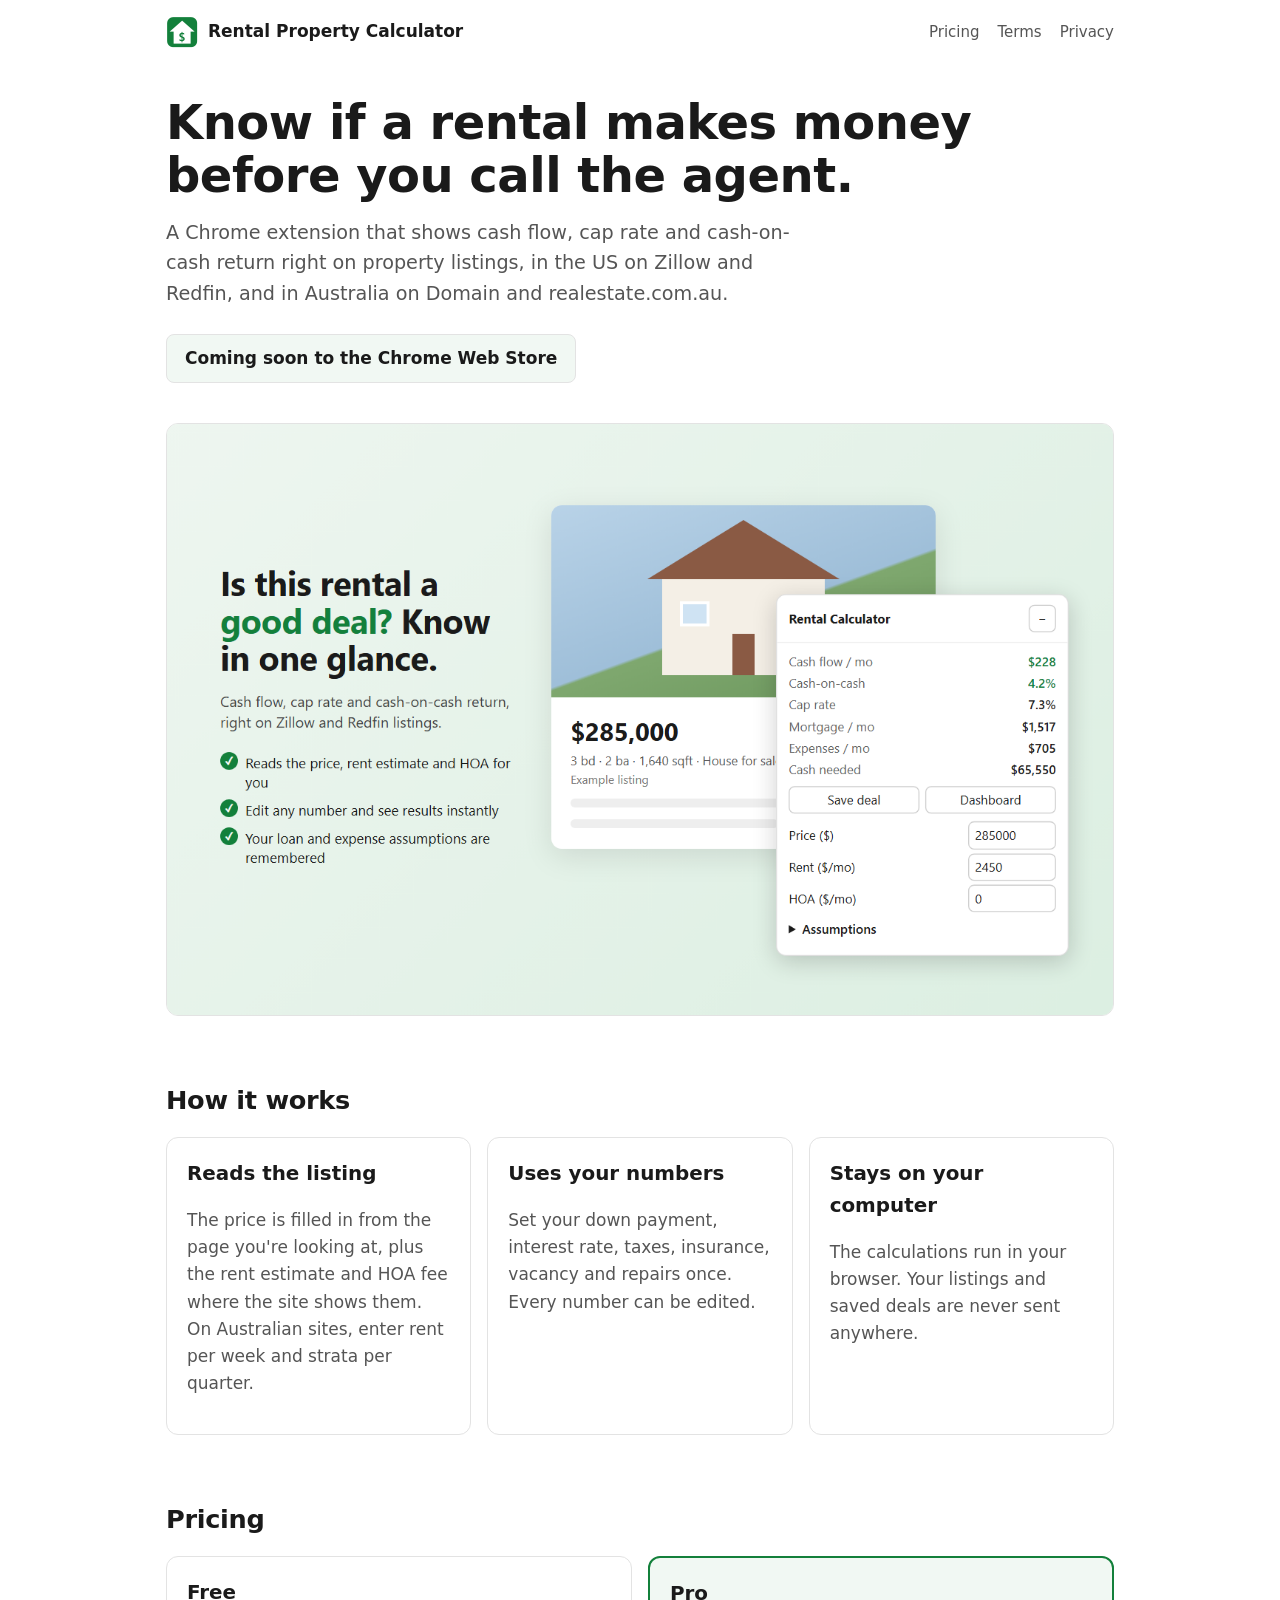
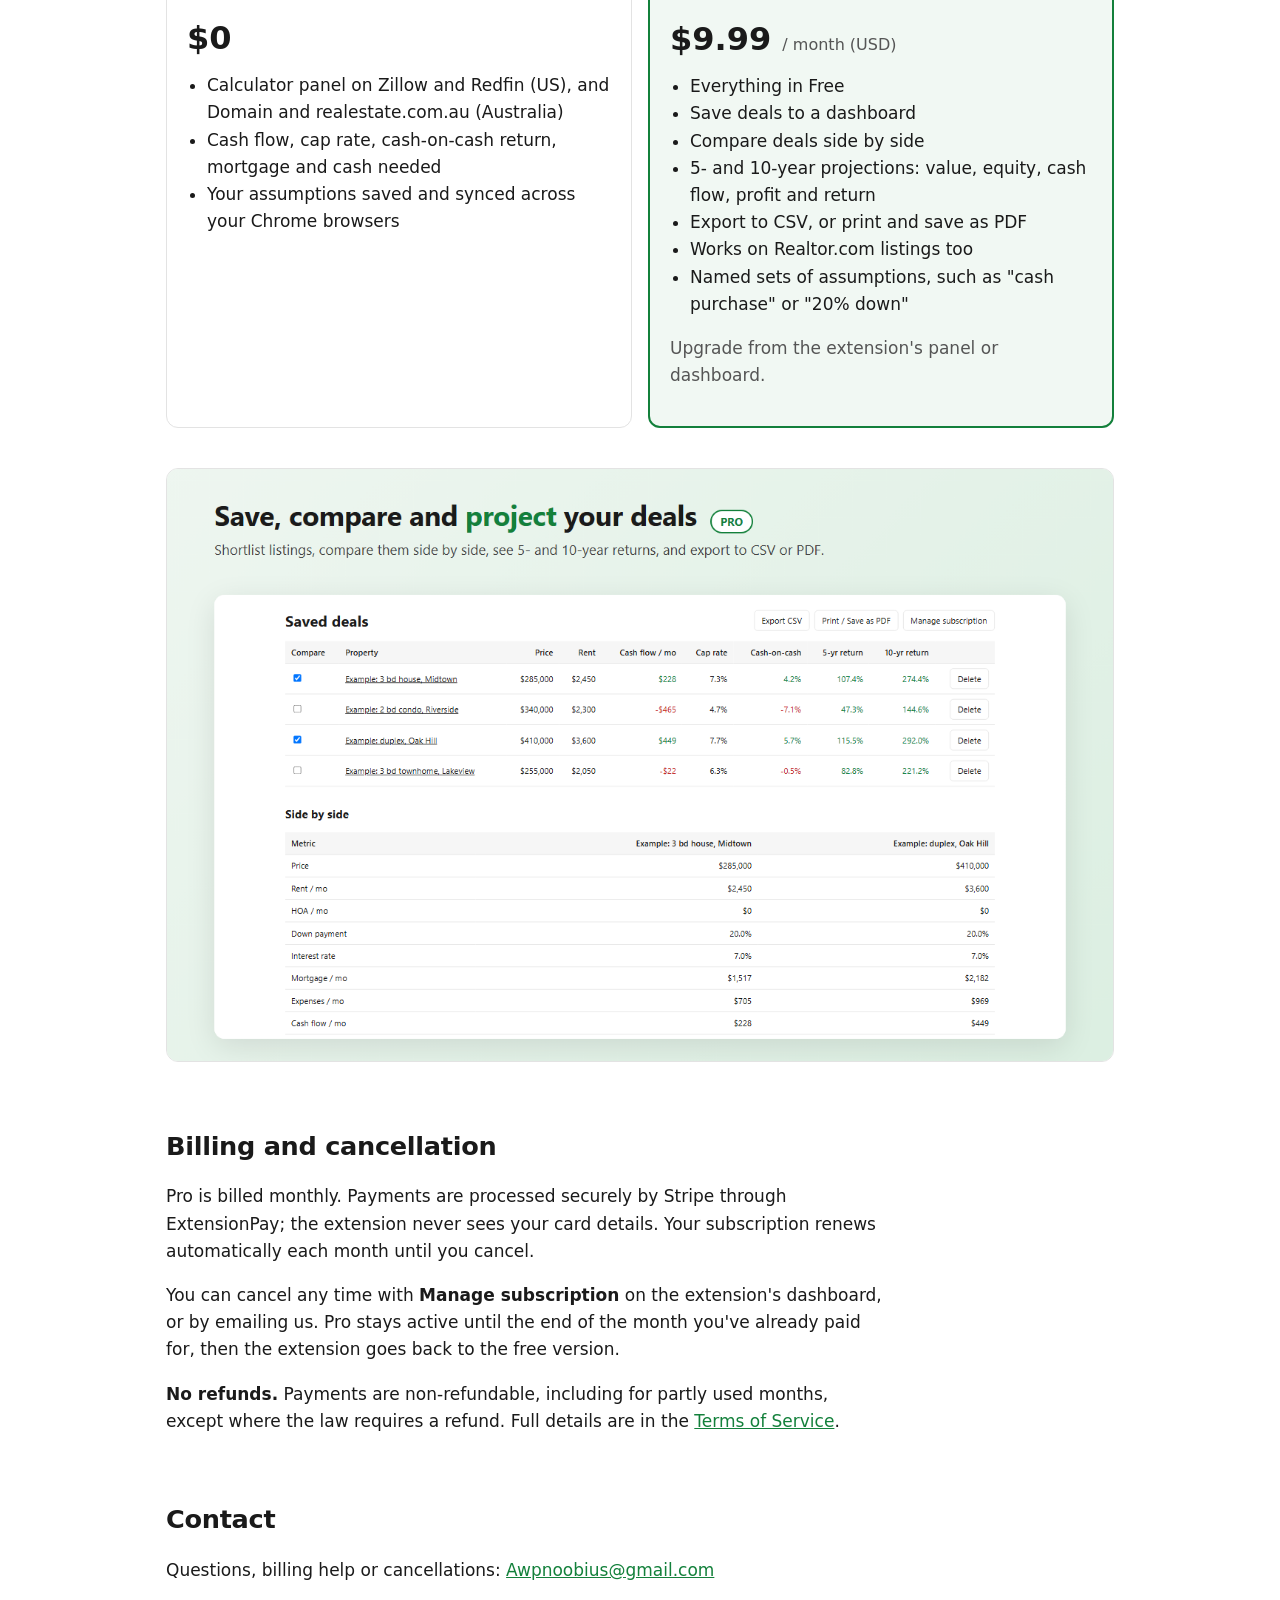
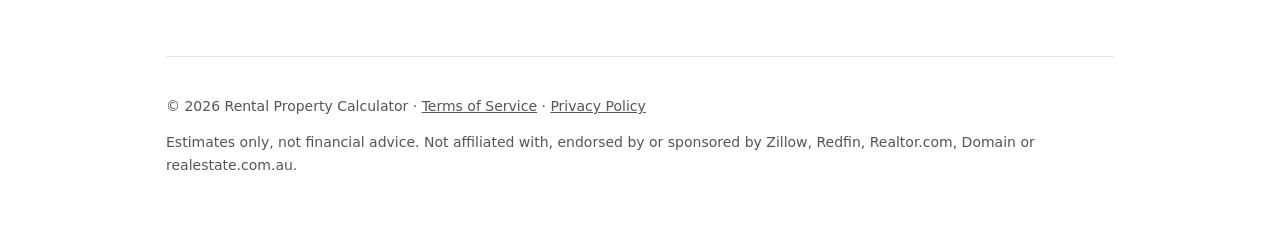
<file: index.html>
<!doctype html>
<html lang="en">
<head>
<meta charset="utf-8">
<meta name="viewport" content="width=device-width, initial-scale=1">
<title>Rental Property Calculator</title>
<meta name="description" content="A Chrome extension that shows cash flow, cap rate and cash-on-cash return right on Zillow, Redfin, Domain and realestate.com.au listings.">
<link rel="icon" href="icon.png">
<link rel="stylesheet" href="style.css">
</head>
<body>
<div class="wrap">
  <header class="top">
    <a class="brand" href="./"><img src="icon.png" alt="">Rental Property Calculator</a>
    <nav><a href="#pricing">Pricing</a><a href="terms.html">Terms</a><a href="privacy-policy.html">Privacy</a></nav>
  </header>

  <main>
    <h1>Know if a rental makes money before you call the agent.</h1>
    <p class="lead">A Chrome extension that shows cash flow, cap rate and cash-on-cash return right on property listings,
      in the US on Zillow and Redfin, and in Australia on Domain and realestate.com.au.</p>
    <span class="button soon">Coming soon to the Chrome Web Store</span>
    <img class="shot" src="screenshot-1-calculator.png" width="1280" height="800"
      alt="The calculator panel on a home listing, showing monthly cash flow, cash-on-cash return and cap rate.">

    <h2>How it works</h2>
    <div class="grid">
      <div class="card"><h3>Reads the listing</h3><p class="muted">The price is filled in from the page you're looking at, plus the rent estimate and HOA fee where the site shows them. On Australian sites, enter rent per week and strata per quarter.</p></div>
      <div class="card"><h3>Uses your numbers</h3><p class="muted">Set your down payment, interest rate, taxes, insurance, vacancy and repairs once. Every number can be edited.</p></div>
      <div class="card"><h3>Stays on your computer</h3><p class="muted">The calculations run in your browser. Your listings and saved deals are never sent anywhere.</p></div>
    </div>

    <h2 id="pricing">Pricing</h2>
    <div class="grid">
      <div class="card">
        <h3>Free</h3>
        <p class="price">$0</p>
        <ul>
          <li>Calculator panel on Zillow and Redfin (US), and Domain and realestate.com.au (Australia)</li>
          <li>Cash flow, cap rate, cash-on-cash return, mortgage and cash needed</li>
          <li>Your assumptions saved and synced across your Chrome browsers</li>
        </ul>
      </div>
      <div class="card pro">
        <h3>Pro</h3>
        <p class="price">$9.99 <span>/ month (USD)</span></p>
        <ul>
          <li>Everything in Free</li>
          <li>Save deals to a dashboard</li>
          <li>Compare deals side by side</li>
          <li>5- and 10-year projections: value, equity, cash flow, profit and return</li>
          <li>Export to CSV, or print and save as PDF</li>
          <li>Works on Realtor.com listings too</li>
          <li>Named sets of assumptions, such as "cash purchase" or "20% down"</li>
        </ul>
        <p class="muted">Upgrade from the extension's panel or dashboard.</p>
      </div>
    </div>
    <img class="shot" src="screenshot-2-dashboard.png" width="1280" height="800"
      alt="The Pro dashboard listing saved deals with cash flow and 5- and 10-year returns, and two deals compared side by side.">

    <h2 id="billing">Billing and cancellation</h2>
    <div class="narrow">
      <p>Pro is billed monthly. Payments are processed securely by Stripe through ExtensionPay; the extension never sees your card details. Your subscription renews automatically each month until you cancel.</p>
      <p>You can cancel any time with <strong>Manage subscription</strong> on the extension's dashboard, or by emailing us. Pro stays active until the end of the month you've already paid for, then the extension goes back to the free version.</p>
      <p><strong>No refunds.</strong> Payments are non-refundable, including for partly used months, except where the law requires a refund. Full details are in the <a href="terms.html">Terms of Service</a>.</p>
    </div>

    <h2 id="contact">Contact</h2>
    <p class="narrow">Questions, billing help or cancellations: <a href="mailto:Awpnoobius@gmail.com">Awpnoobius@gmail.com</a></p>
  </main>

  <footer>
    <p>© 2026 Rental Property Calculator · <a href="terms.html">Terms of Service</a> · <a href="privacy-policy.html">Privacy Policy</a></p>
    <p>Estimates only, not financial advice. Not affiliated with, endorsed by or sponsored by Zillow, Redfin, Realtor.com, Domain or realestate.com.au.</p>
  </footer>
</div>
</body>
</html>
</file>
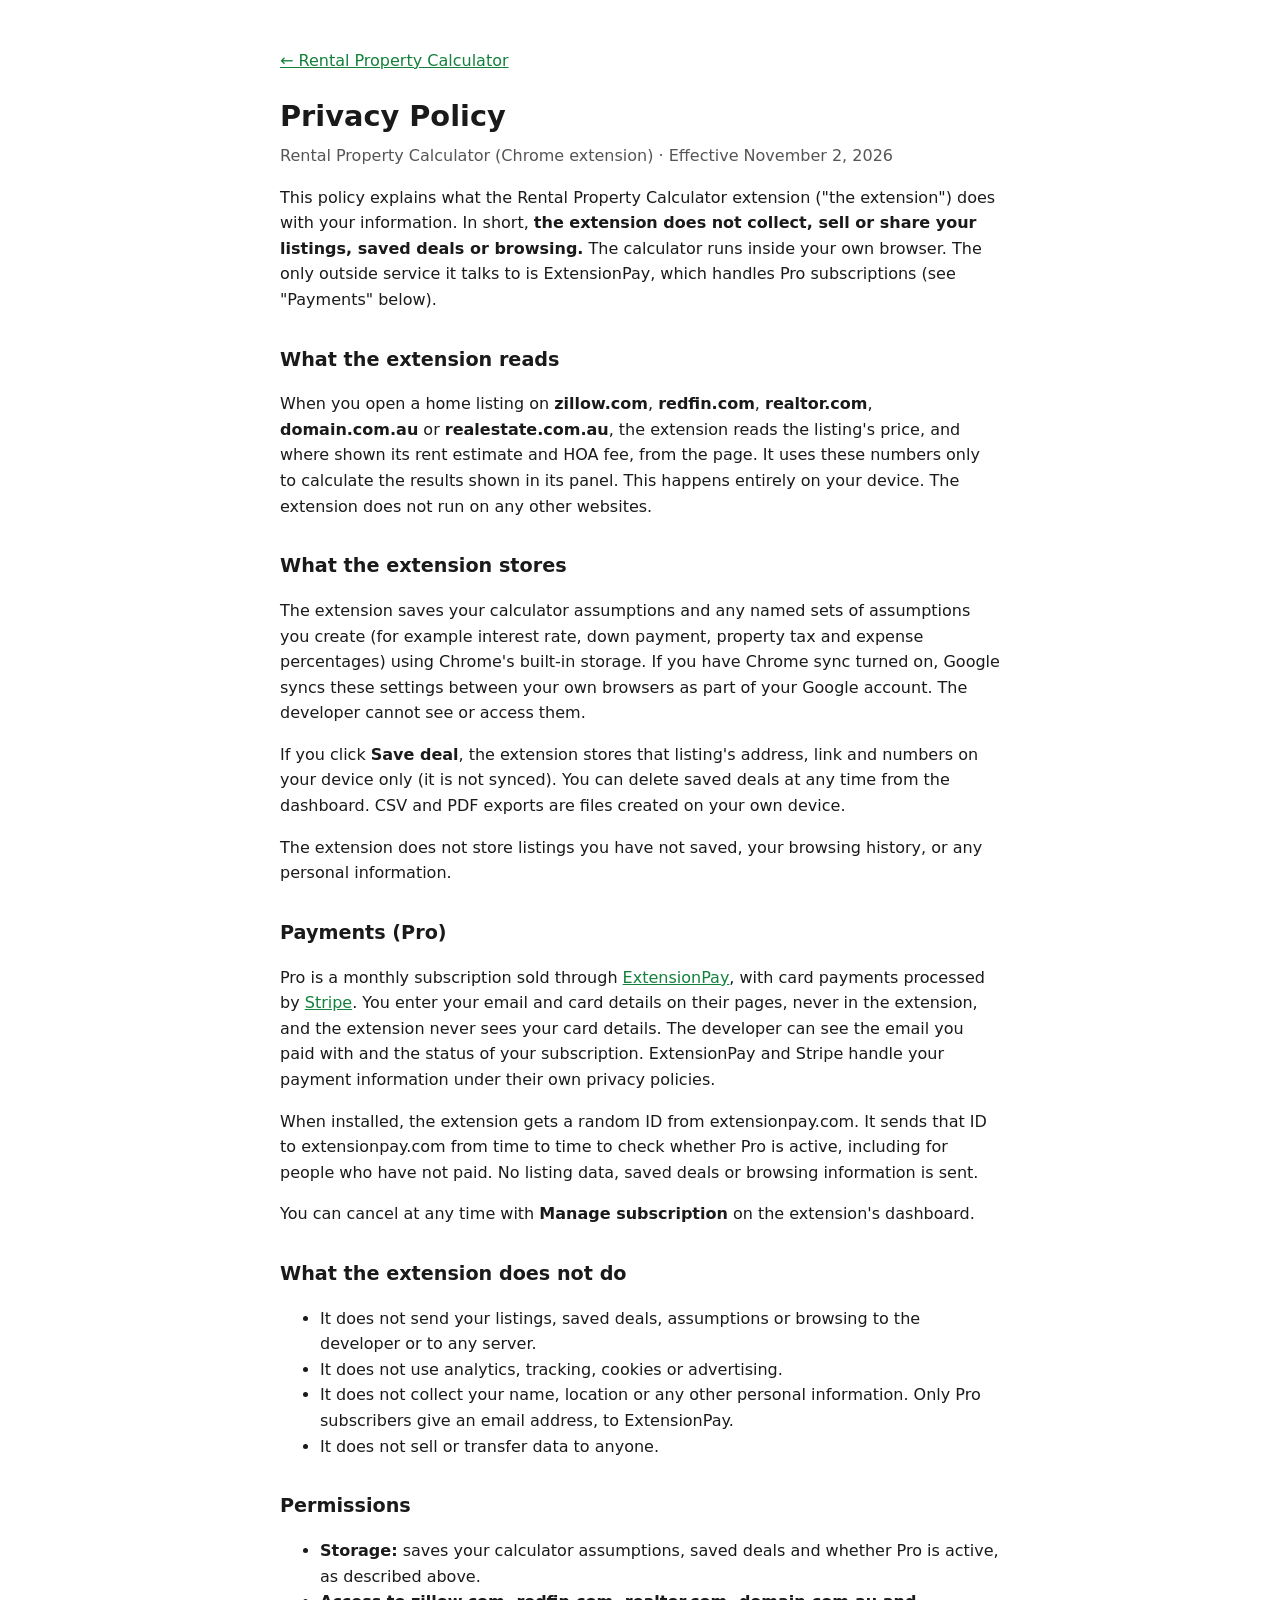
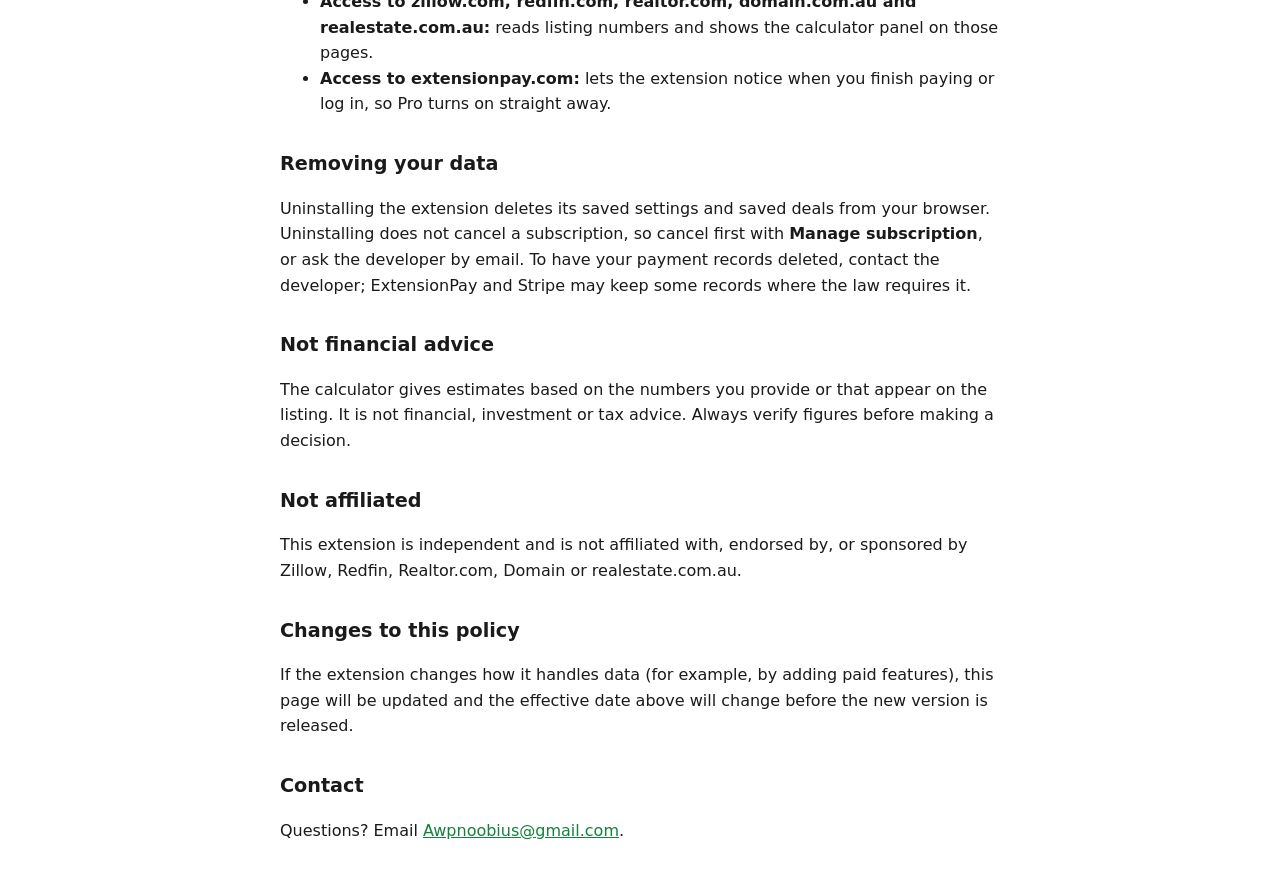
<file: privacy-policy.html>
<!doctype html>
<html lang="en">
<head>
<meta charset="utf-8">
<meta name="viewport" content="width=device-width, initial-scale=1">
<title>Privacy Policy – Rental Property Calculator</title>
<link rel="icon" href="icon.png">
<style>
  :root { --bg: #fff; --fg: #1a1a1a; --muted: #555; --accent: #13803b; }
  @media (prefers-color-scheme: dark) { :root { --bg: #161616; --fg: #eee; --muted: #aaa; --accent: #5fd27f; } }
  body { background: var(--bg); color: var(--fg); font: 16px/1.6 system-ui, sans-serif;
    max-width: 720px; margin: 0 auto; padding: 32px 16px; }
  h1 { font-size: 1.8rem; margin-bottom: 0; }
  h2 { font-size: 1.2rem; margin-top: 2rem; }
  .date { color: var(--muted); margin-top: 4px; }
  a { color: var(--accent); }
</style>
</head>
<body>
<p><a href="./">← Rental Property Calculator</a></p>
<h1>Privacy Policy</h1>
<p class="date">Rental Property Calculator (Chrome extension) · Effective November 2, 2026</p>

<p>This policy explains what the Rental Property Calculator extension ("the extension") does with your information. In short, <strong>the extension does not collect, sell or share your listings, saved deals or browsing.</strong> The calculator runs inside your own browser. The only outside service it talks to is ExtensionPay, which handles Pro subscriptions (see "Payments" below).</p>

<h2>What the extension reads</h2>
<p>When you open a home listing on <strong>zillow.com</strong>, <strong>redfin.com</strong>, <strong>realtor.com</strong>, <strong>domain.com.au</strong> or <strong>realestate.com.au</strong>, the extension reads the listing's price, and where shown its rent estimate and HOA fee, from the page. It uses these numbers only to calculate the results shown in its panel. This happens entirely on your device. The extension does not run on any other websites.</p>

<h2>What the extension stores</h2>
<p>The extension saves your calculator assumptions and any named sets of assumptions you create (for example interest rate, down payment, property tax and expense percentages) using Chrome's built-in storage. If you have Chrome sync turned on, Google syncs these settings between your own browsers as part of your Google account. The developer cannot see or access them.</p>
<p>If you click <strong>Save deal</strong>, the extension stores that listing's address, link and numbers on your device only (it is not synced). You can delete saved deals at any time from the dashboard. CSV and PDF exports are files created on your own device.</p>
<p>The extension does not store listings you have not saved, your browsing history, or any personal information.</p>

<h2>Payments (Pro)</h2>
<p>Pro is a monthly subscription sold through <a href="https://extensionpay.com">ExtensionPay</a>, with card payments processed by <a href="https://stripe.com">Stripe</a>. You enter your email and card details on their pages, never in the extension, and the extension never sees your card details. The developer can see the email you paid with and the status of your subscription. ExtensionPay and Stripe handle your payment information under their own privacy policies.</p>
<p>When installed, the extension gets a random ID from extensionpay.com. It sends that ID to extensionpay.com from time to time to check whether Pro is active, including for people who have not paid. No listing data, saved deals or browsing information is sent.</p>
<p>You can cancel at any time with <strong>Manage subscription</strong> on the extension's dashboard.</p>

<h2>What the extension does not do</h2>
<ul>
  <li>It does not send your listings, saved deals, assumptions or browsing to the developer or to any server.</li>
  <li>It does not use analytics, tracking, cookies or advertising.</li>
  <li>It does not collect your name, location or any other personal information. Only Pro subscribers give an email address, to ExtensionPay.</li>
  <li>It does not sell or transfer data to anyone.</li>
</ul>

<h2>Permissions</h2>
<ul>
  <li><strong>Storage:</strong> saves your calculator assumptions, saved deals and whether Pro is active, as described above.</li>
  <li><strong>Access to zillow.com, redfin.com, realtor.com, domain.com.au and realestate.com.au:</strong> reads listing numbers and shows the calculator panel on those pages.</li>
  <li><strong>Access to extensionpay.com:</strong> lets the extension notice when you finish paying or log in, so Pro turns on straight away.</li>
</ul>

<h2>Removing your data</h2>
<p>Uninstalling the extension deletes its saved settings and saved deals from your browser. Uninstalling does not cancel a subscription, so cancel first with <strong>Manage subscription</strong>, or ask the developer by email. To have your payment records deleted, contact the developer; ExtensionPay and Stripe may keep some records where the law requires it.</p>

<h2>Not financial advice</h2>
<p>The calculator gives estimates based on the numbers you provide or that appear on the listing. It is not financial, investment or tax advice. Always verify figures before making a decision.</p>

<h2>Not affiliated</h2>
<p>This extension is independent and is not affiliated with, endorsed by, or sponsored by Zillow, Redfin, Realtor.com, Domain or realestate.com.au.</p>

<h2>Changes to this policy</h2>
<p>If the extension changes how it handles data (for example, by adding paid features), this page will be updated and the effective date above will change before the new version is released.</p>

<h2>Contact</h2>
<p>Questions? Email <a href="mailto:Awpnoobius@gmail.com">Awpnoobius@gmail.com</a>.</p>
</body>
</html>
</file>
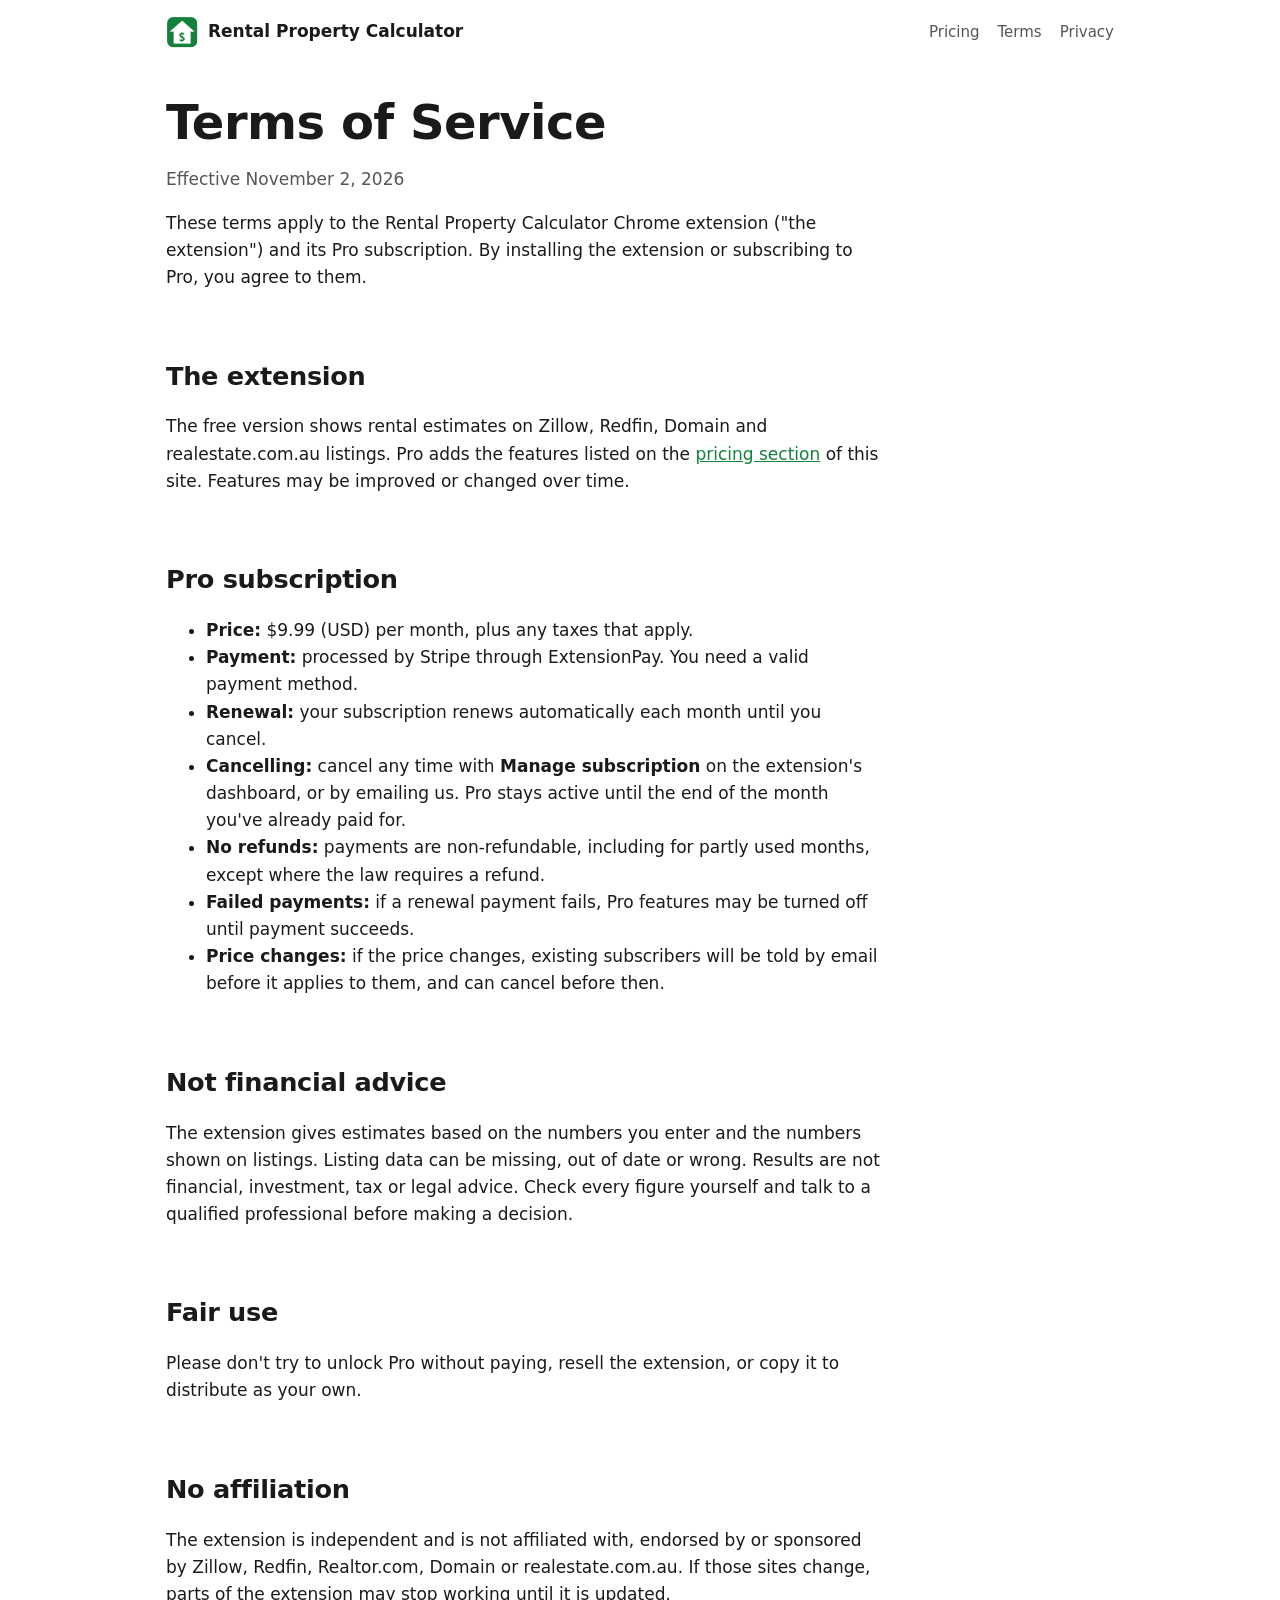
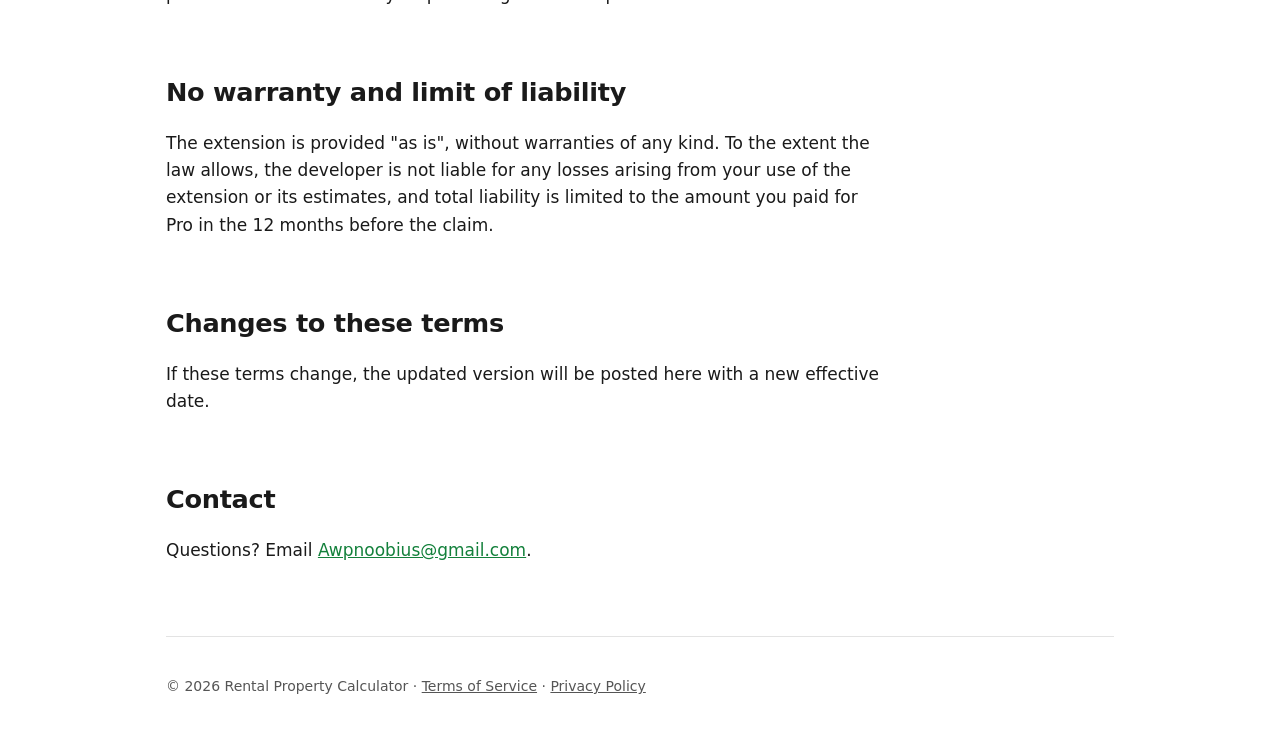
<file: terms.html>
<!doctype html>
<html lang="en">
<head>
<meta charset="utf-8">
<meta name="viewport" content="width=device-width, initial-scale=1">
<title>Terms of Service – Rental Property Calculator</title>
<link rel="icon" href="icon.png">
<link rel="stylesheet" href="style.css">
</head>
<body>
<div class="wrap">
  <header class="top">
    <a class="brand" href="./"><img src="icon.png" alt="">Rental Property Calculator</a>
    <nav><a href="./#pricing">Pricing</a><a href="terms.html">Terms</a><a href="privacy-policy.html">Privacy</a></nav>
  </header>

  <main class="narrow">
    <h1>Terms of Service</h1>
    <p class="muted">Effective November 2, 2026</p>

    <p>These terms apply to the Rental Property Calculator Chrome extension ("the extension") and its Pro subscription. By installing the extension or subscribing to Pro, you agree to them.</p>

    <h2>The extension</h2>
    <p>The free version shows rental estimates on Zillow, Redfin, Domain and realestate.com.au listings. Pro adds the features listed on the <a href="./#pricing">pricing section</a> of this site. Features may be improved or changed over time.</p>

    <h2>Pro subscription</h2>
    <ul>
      <li><strong>Price:</strong> $9.99 (USD) per month, plus any taxes that apply.</li>
      <li><strong>Payment:</strong> processed by Stripe through ExtensionPay. You need a valid payment method.</li>
      <li><strong>Renewal:</strong> your subscription renews automatically each month until you cancel.</li>
      <li><strong>Cancelling:</strong> cancel any time with <strong>Manage subscription</strong> on the extension's dashboard, or by emailing us. Pro stays active until the end of the month you've already paid for.</li>
      <li><strong>No refunds:</strong> payments are non-refundable, including for partly used months, except where the law requires a refund.</li>
      <li><strong>Failed payments:</strong> if a renewal payment fails, Pro features may be turned off until payment succeeds.</li>
      <li><strong>Price changes:</strong> if the price changes, existing subscribers will be told by email before it applies to them, and can cancel before then.</li>
    </ul>

    <h2>Not financial advice</h2>
    <p>The extension gives estimates based on the numbers you enter and the numbers shown on listings. Listing data can be missing, out of date or wrong. Results are not financial, investment, tax or legal advice. Check every figure yourself and talk to a qualified professional before making a decision.</p>

    <h2>Fair use</h2>
    <p>Please don't try to unlock Pro without paying, resell the extension, or copy it to distribute as your own.</p>

    <h2>No affiliation</h2>
    <p>The extension is independent and is not affiliated with, endorsed by or sponsored by Zillow, Redfin, Realtor.com, Domain or realestate.com.au. If those sites change, parts of the extension may stop working until it is updated.</p>

    <h2>No warranty and limit of liability</h2>
    <p>The extension is provided "as is", without warranties of any kind. To the extent the law allows, the developer is not liable for any losses arising from your use of the extension or its estimates, and total liability is limited to the amount you paid for Pro in the 12 months before the claim.</p>

    <h2>Changes to these terms</h2>
    <p>If these terms change, the updated version will be posted here with a new effective date.</p>

    <h2>Contact</h2>
    <p>Questions? Email <a href="mailto:Awpnoobius@gmail.com">Awpnoobius@gmail.com</a>.</p>
  </main>

  <footer>
    <p>© 2026 Rental Property Calculator · <a href="terms.html">Terms of Service</a> · <a href="privacy-policy.html">Privacy Policy</a></p>
  </footer>
</div>
</body>
</html>
</file>
<file: style.css>
/* Shared by index.html and terms.html. Colours match the extension's panel and icon. */
:root { --bg: #fff; --fg: #1a1a1a; --muted: #555; --line: #e3e3e3; --soft: #f1f8f3; --accent: #13803b; --on-accent: #fff; }
@media (prefers-color-scheme: dark) {
  :root { --bg: #161616; --fg: #eee; --muted: #aaa; --line: #333; --soft: #1d2a21; --accent: #5fd27f; --on-accent: #0b1f12; }
}
* { box-sizing: border-box; }
body { margin: 0; background: var(--bg); color: var(--fg); font: 17px/1.6 system-ui, "Segoe UI", sans-serif; }
a { color: var(--accent); }
img { max-width: 100%; height: auto; display: block; }
.wrap { max-width: 980px; margin: 0 auto; padding: 0 16px; }
.narrow { max-width: 720px; }

.top { display: flex; flex-wrap: wrap; gap: 8px 20px; justify-content: space-between; align-items: center; padding: 16px 0; }
.brand { display: flex; align-items: center; gap: 10px; font-weight: 700; color: inherit; text-decoration: none; }
.brand img { width: 32px; height: 32px; border-radius: 7px; }
nav { display: flex; gap: 18px; font-size: 15px; }
nav a { color: var(--muted); text-decoration: none; }
nav a:hover { color: var(--fg); }

h1 { font-size: clamp(2rem, 5vw, 3rem); line-height: 1.1; letter-spacing: -0.5px; margin: 32px 0 16px; }
h2 { font-size: 1.6rem; margin: 64px 0 16px; letter-spacing: -0.3px; }
h3 { margin: 0 0 4px; }
.lead { font-size: 1.2rem; color: var(--muted); max-width: 640px; margin: 0 0 24px; }
.muted { color: var(--muted); }

.button { display: inline-block; padding: 10px 18px; border-radius: 8px; font-weight: 600; text-decoration: none;
  background: var(--accent); color: var(--on-accent); }
.button.soon { background: var(--soft); color: var(--fg); border: 1px solid var(--line); }

.shot { margin: 40px 0 0; border-radius: 12px; border: 1px solid var(--line); overflow: hidden; }

.grid { display: grid; gap: 16px; grid-template-columns: repeat(auto-fit, minmax(260px, 1fr)); }
.card { border: 1px solid var(--line); border-radius: 12px; padding: 20px; }
.card.pro { border: 2px solid var(--accent); background: var(--soft); }
.price { font-size: 2rem; font-weight: 700; margin: 4px 0 8px; }
.price span { font-size: 1rem; font-weight: 400; color: var(--muted); }
.card ul { padding-left: 20px; margin: 8px 0 0; }

footer { border-top: 1px solid var(--line); margin-top: 72px; padding: 24px 0 40px; font-size: 14px; color: var(--muted); }
footer a { color: inherit; }
</file>
